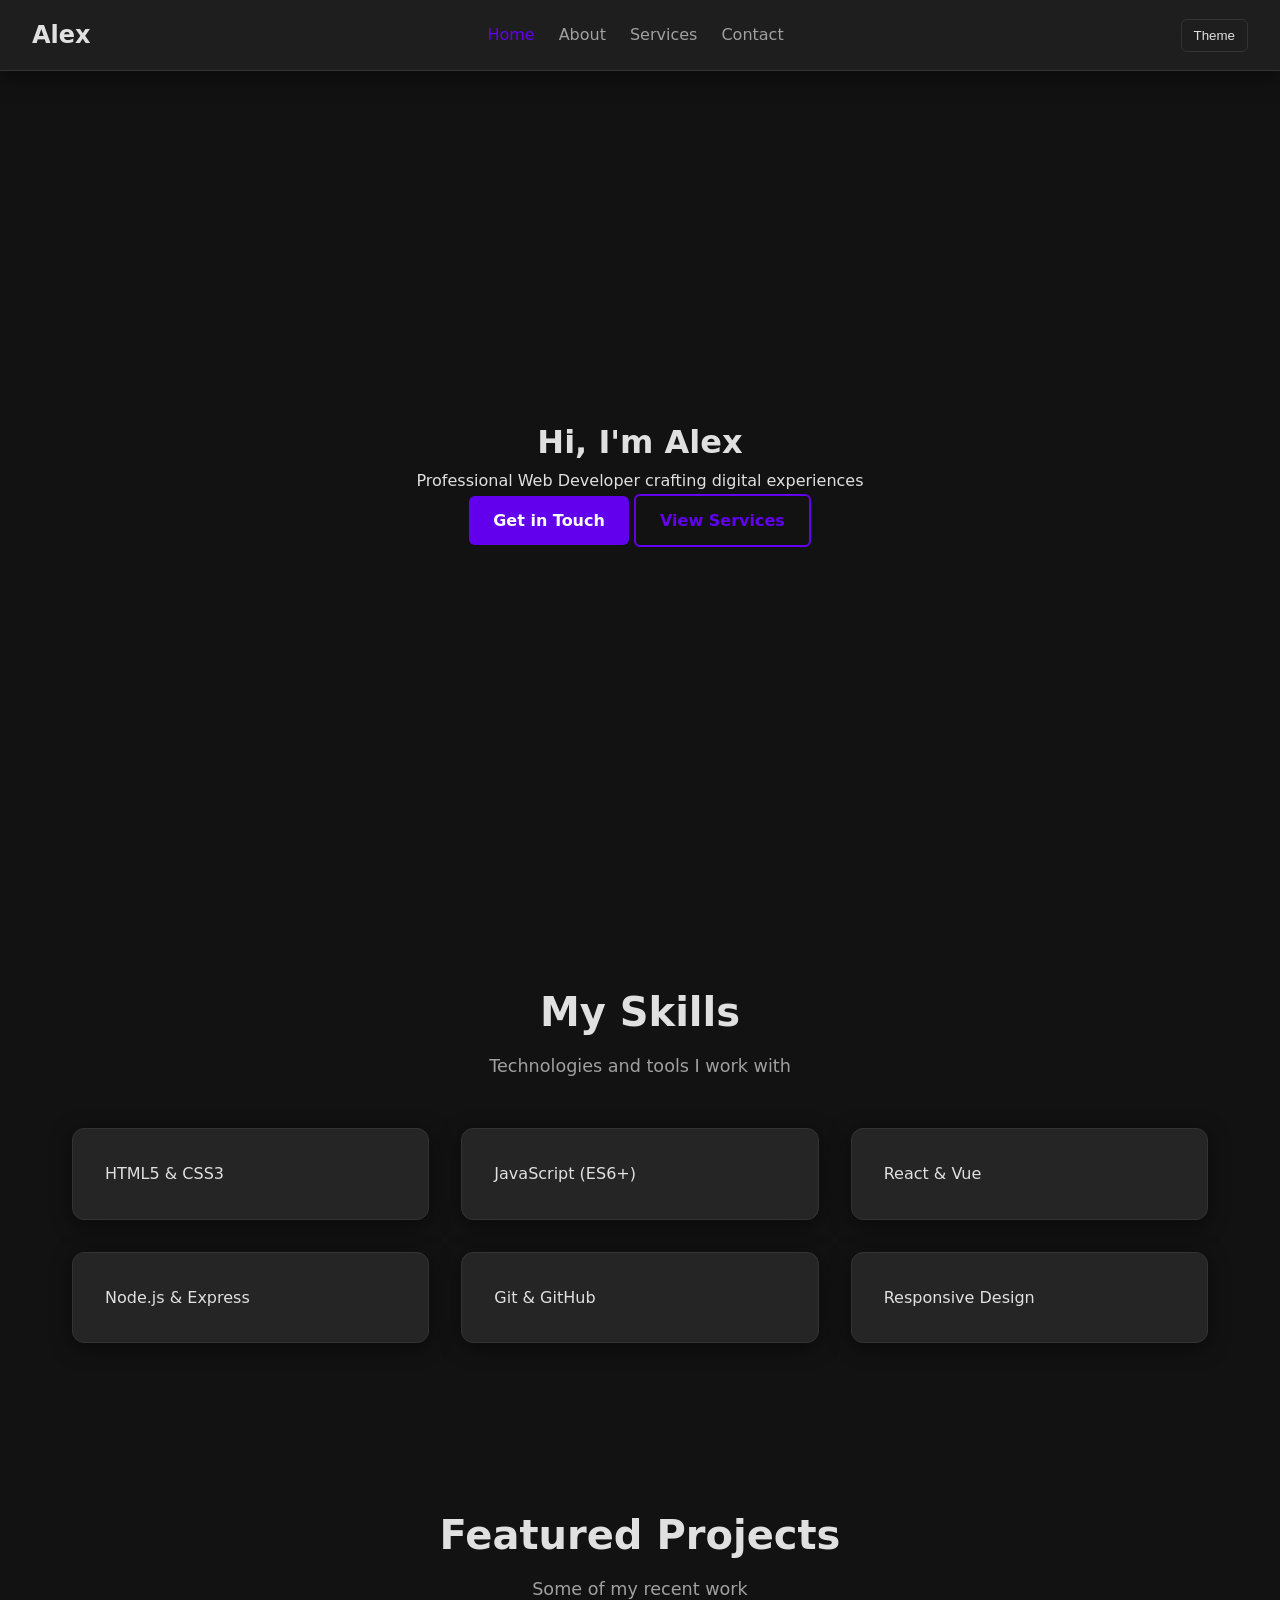
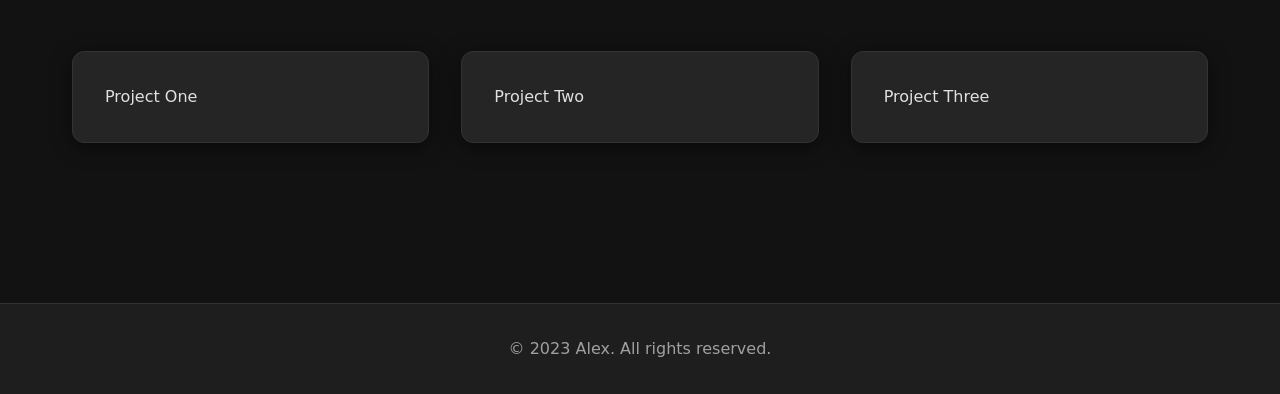
<file: index.html>
<!DOCTYPE html>
<html lang="en">
<head>
<meta charset="UTF-8">
<meta name="viewport" content="width=device-width, initial-scale="1.0">
<title>Alex - Web Developer Portfolio</title>
<link rel="stylesheet" href="style.css">
</head>
<body>
<nav class="navbar">
<a href="index.html" class="logo">Alex</a>
<ul class="nav-links">
<li><a href="index.html" class="active">Home</a></li>
<li><a href="about.html">About</a></li>
<li><a href="services.html">Services</a></li>
<li><a href="contact.html">Contact</a></li>
</ul>
<button id="themeBtn" class="theme-btn">Theme</button>
<button id="menuBtn" class="menu-btn">Menu</button>
</nav>
<header class="hero reveal">
<h1>Hi, I'm Alex</h1>
<p>Professional Web Developer crafting digital experiences</p>
<div>
<a href="contact.html" class="btn">Get in Touch</a>
<a href="services.html" class="btn btn-outline">View Services</a>
</div>
</header>
<section class="section reveal">
<h2 class="section-title">My Skills</h2>
<p class="section-sub">Technologies and tools I work with</p>
<div class="grid">
<div class="card">HTML5 & CSS3</div>
<div class="card">JavaScript (ES6+)</div>
<div class="card">React & Vue</div>
<div class="card">Node.js & Express</div>
<div class="card">Git & GitHub</div>
<div class="card">Responsive Design</div>
</div>
</section>
<section class="section reveal">
<h2 class="section-title">Featured Projects</h2>
<p class="section-sub">Some of my recent work</p>
<div class="grid">
<div class="card">Project One</div>
<div class="card">Project Two</div>
<div class="card">Project Three</div>
</div>
</section>
<footer class="footer">
<p>&copy; 2023 Alex. All rights reserved.</p>
</footer>
<script src="script.js"></script>
</body>
</html>
</file>
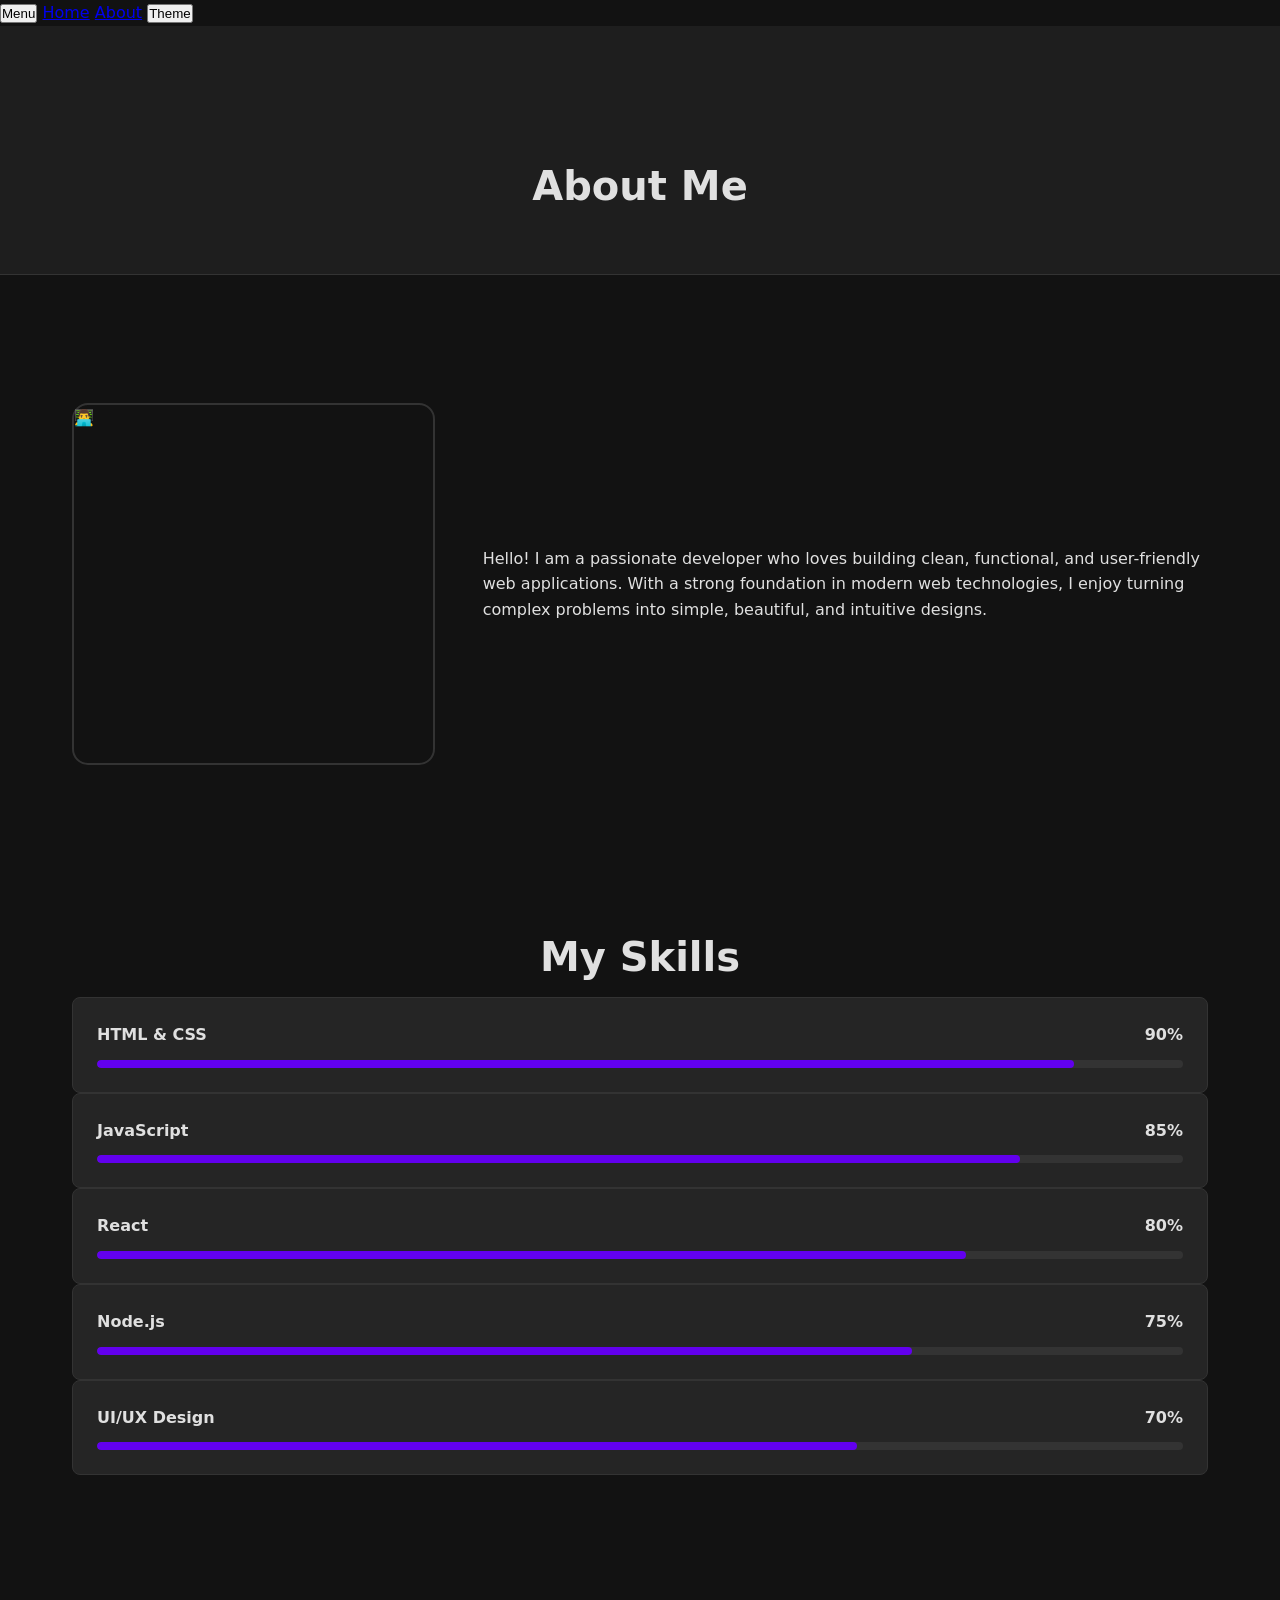
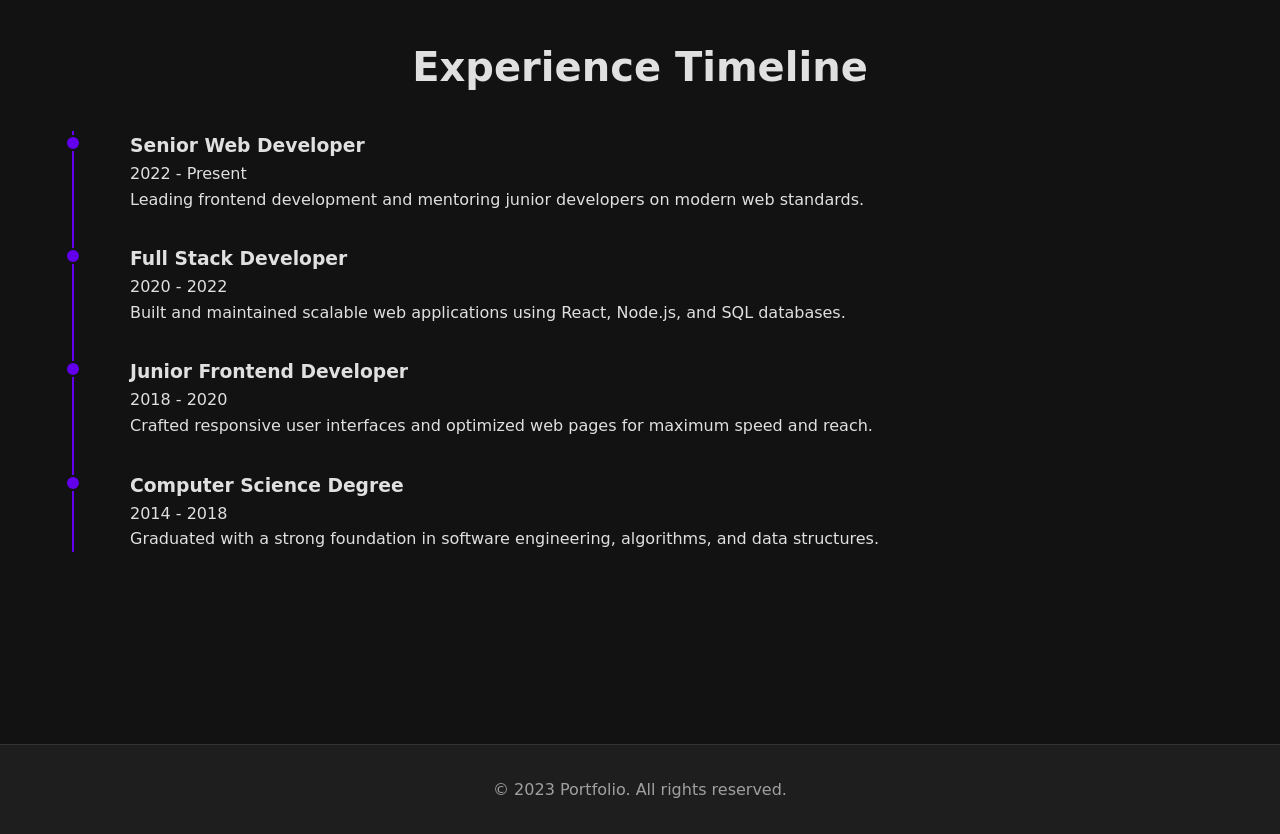
<file: about.html>
<!DOCTYPE html>
<html lang="en">
<head>
<meta charset="UTF-8">
<meta name="viewport" content="width=device-width, initial-scale="1.0">
<title>About Me</title>
<link rel="stylesheet" href="style.css">
</head>
<body>
<nav>
<button id="menuBtn">Menu</button>
<a href="index.html">Home</a>
<a href="about.html" class="active">About</a>
<button id="themeBtn">Theme</button>
</nav>
<header class="page-header reveal">
<h1 class="section-title">About Me</h1>
</header>
<section class="section reveal">
<div class="about-wrap">
<div class="avatar">👨‍💻</div>
<p>Hello! I am a passionate developer who loves building clean, functional, and user-friendly web applications. With a strong foundation in modern web technologies, I enjoy turning complex problems into simple, beautiful, and intuitive designs.</p>
</div>
</section>
<section class="section reveal">
<h2 class="section-title">My Skills</h2>
<div class="skill">
<div class="skill-top"><span>HTML & CSS</span><span>90%</span></div>
<div class="bar"><div class="fill" data-level="90%"></div></div>
</div>
<div class="skill">
<div class="skill-top"><span>JavaScript</span><span>85%</span></div>
<div class="bar"><div class="fill" data-level="85%"></div></div>
</div>
<div class="skill">
<div class="skill-top"><span>React</span><span>80%</span></div>
<div class="bar"><div class="fill" data-level="80%"></div></div>
</div>
<div class="skill">
<div class="skill-top"><span>Node.js</span><span>75%</span></div>
<div class="bar"><div class="fill" data-level="75%"></div></div>
</div>
<div class="skill">
<div class="skill-top"><span>UI/UX Design</span><span>70%</span></div>
<div class="bar"><div class="fill" data-level="70%"></div></div>
</div>
</section>
<section class="section reveal">
<h2 class="section-title">Experience Timeline</h2>
<div class="timeline">
<div class="event">
<h3>Senior Web Developer</h3>
<p>2022 - Present</p>
<p>Leading frontend development and mentoring junior developers on modern web standards.</p>
</div>
<div class="event">
<h3>Full Stack Developer</h3>
<p>2020 - 2022</p>
<p>Built and maintained scalable web applications using React, Node.js, and SQL databases.</p>
</div>
<div class="event">
<h3>Junior Frontend Developer</h3>
<p>2018 - 2020</p>
<p>Crafted responsive user interfaces and optimized web pages for maximum speed and reach.</p>
</div>
<div class="event">
<h3>Computer Science Degree</h3>
<p>2014 - 2018</p>
<p>Graduated with a strong foundation in software engineering, algorithms, and data structures.</p>
</div>
</div>
</section>
<footer class="footer">
<p>&copy; 2023 Portfolio. All rights reserved.</p>
</footer>
<script src="script.js"></script>
</body>
</html>
</file>
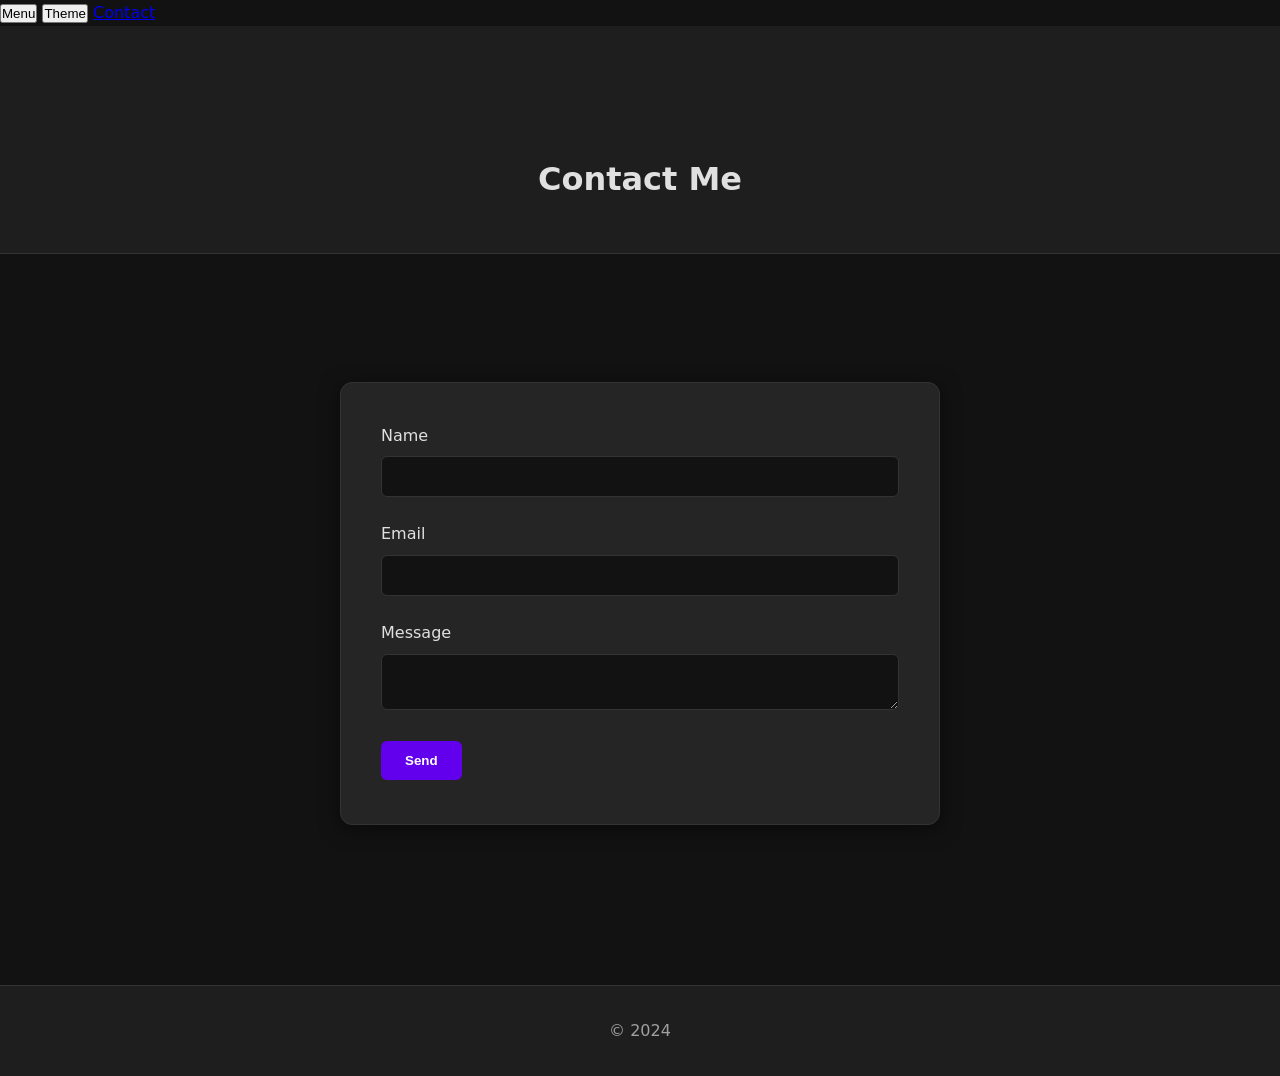
<file: contact.html>
<!DOCTYPE html>
<html lang="en">
<head>
<meta charset="UTF-8">
<meta name="viewport" content="width=device-width, initial-scale=1.0">
<title>Contact</title>
<link rel="stylesheet" href="style.css">
</head>
<body>
<nav>
<button id="menuBtn">Menu</button>
<button id="themeBtn">Theme</button>
<a href="contact.html" class="active">Contact</a>
</nav>
<header class="page-header reveal">
<h1>Contact Me</h1>
</header>
<section class="section reveal">
<div class="form-box">
<form id="contactForm">
<div class="form-group">
<label for="name">Name</label>
<input type="text" id="name">
<div id="nameErr" class="error"></div>
</div>
<div class="form-group">
<label for="email">Email</label>
<input type="email" id="email">
<div id="emailErr" class="error"></div>
</div>
<div class="form-group">
<label for="message">Message</label>
<textarea id="message"></textarea>
<div id="messageErr" class="error"></div>
</div>
<button type="submit" class="btn">Send</button>
</form>
<div id="successMsg" class="success"></div>
</div>
</section>
<footer class="footer">
<p>&copy; 2024</p>
</footer>
<script src="script.js"></script>
</body>
</html>
</file>
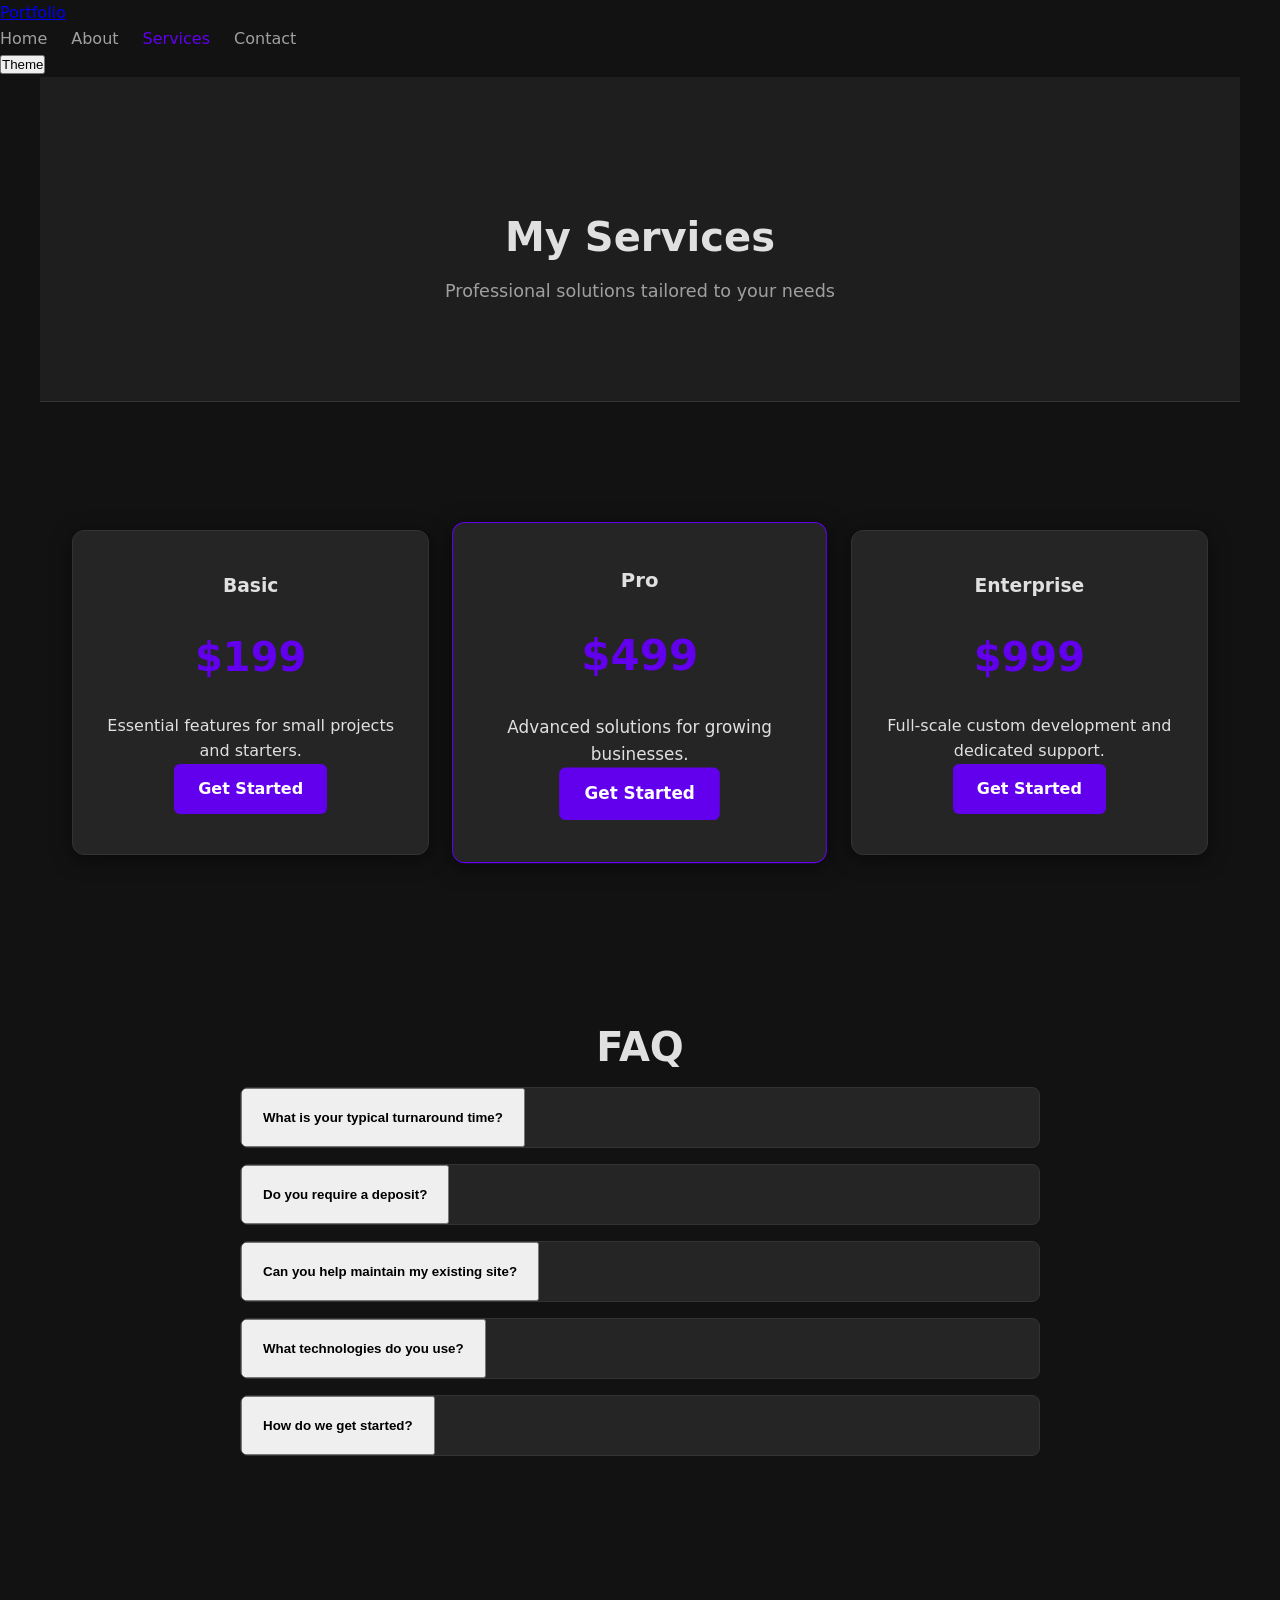
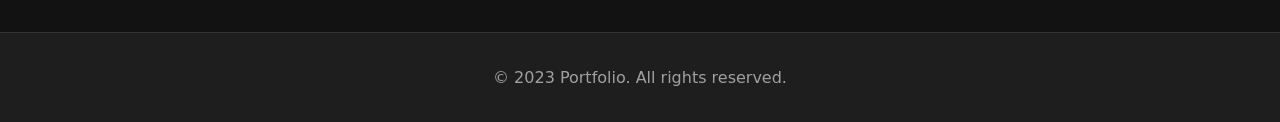
<file: services.html>
<!DOCTYPE html>
<html lang="en">
<head>
<meta charset="UTF-8">
<meta name="viewport" content="width=device-width, initial-scale=1.0">
<title>Services</title>
<link rel="stylesheet" href="style.css">
</head>
<body>
<header>
<nav>
<a href="index.html">Portfolio</a>
<div id="menuBtn" class="menu-btn">Menu</div>
<div class="nav-links">
<a href="index.html">Home</a>
<a href="about.html">About</a>
<a href="services.html" class="active">Services</a>
<a href="contact.html">Contact</a>
</div>
<button id="themeBtn">Theme</button>
</nav>
</header>
<main>
<section class="section page-header reveal">
<h1 class="section-title">My Services</h1>
<p class="section-sub">Professional solutions tailored to your needs</p>
</section>
<section class="section reveal">
<div class="grid">
<div class="card price-card">
<h3>Basic</h3>
<p class="price">$199</p>
<p>Essential features for small projects and starters.</p>
<a href="contact.html" class="btn">Get Started</a>
</div>
<div class="card price-card featured">
<h3>Pro</h3>
<p class="price">$499</p>
<p>Advanced solutions for growing businesses.</p>
<a href="contact.html" class="btn">Get Started</a>
</div>
<div class="card price-card">
<h3>Enterprise</h3>
<p class="price">$999</p>
<p>Full-scale custom development and dedicated support.</p>
<a href="contact.html" class="btn">Get Started</a>
</div>
</div>
</section>
<section class="section reveal">
<h2 class="section-title">FAQ</h2>
<div class="faq">
<div class="faq-item">
<button class="faq-q">What is your typical turnaround time?</button>
<div class="faq-a"><p>Turnaround times vary depending on the scope of the project, typically ranging from 2 to 6 weeks.</p></div>
</div>
<div class="faq-item">
<button class="faq-q">Do you require a deposit?</button>
<div class="faq-a"><p>Yes, a 50% upfront deposit is required before any work begins on your project.</p></div>
</div>
<div class="faq-item">
<button class="faq-q">Can you help maintain my existing site?</button>
<div class="faq-a"><p>Yes, I offer ongoing maintenance packages to keep your website secure and up to date.</p></div>
</div>
<div class="faq-item">
<button class="faq-q">What technologies do you use?</button>
<div class="faq-a"><p>I use modern web technologies including HTML5, CSS3, JavaScript, and various modern frameworks.</p></div>
</div>
<div class="faq-item">
<button class="faq-q">How do we get started?</button>
<div class="faq-a"><p>Simply reach out via the contact page and we will schedule an initial consultation call.</p></div>
</div>
</div>
</section>
</main>
<footer class="footer">
<p>&copy; 2023 Portfolio. All rights reserved.</p>
</footer>
<script src="script.js"></script>
</body>
</html>
</file>
<file: style.css>
:root {--bg:#121212;--surface:#1e1e1e;--surface-card:#252525;--text:#e0e0e0;--text-muted:#a0a0a0;--primary:#6200ee;--primary-hover:#3700b3;--accent:#03dac6;--border:#333333;--shadow:0 4px 20px rgba(0,0,0,0.5);--error:#cf6679;--success:#03dac6;}
body.light {--bg:#f8f9fa;--surface:#ffffff;--surface-card:#f1f3f5;--text:#212529;--text-muted:#6c757d;--primary:#4f46e5;--primary-hover:#4338ca;--accent:#0d9488;--border:#dee2e6;--shadow:0 4px 20px rgba(0,0,0,0.08);--error:#b91c1c;--success:#047857;}
*{box-sizing:border-box;margin:0;padding:0;}
body{background-color:var(--bg);color:var(--text);font-family:system-ui,-apple-system,sans-serif;line-height:1.6;transition:background-color .3s,color .3s;}
.navbar{position:fixed;top:0;left:0;width:100%; display:flex; justify-content:space-between; align-items:center;padding:1rem 2rem;background-color:var(--surface);border-bottom:1px solid var(--border);z-index:1000;box-shadow:var(--shadow);}
.logo{font-size:1.5rem;font-weight:700;color:var(--text);text-decoration:none;}
.nav-links{display:flex;gap:1.5rem;list-style:none;align-items:center;}
.nav-links a{color:var(--text-muted);text-decoration:none;font-weight:500;transition:color .2s;}
.nav-links a:hover,.nav-links a.active{color:var(--primary);}
.menu-btn{display:none;background:none;border:none;color:var(--text);font-size:1.5rem;cursor:pointer;}
.theme-btn{background:none;border:1px solid var(--border);color:var(--text);padding:.5rem .75rem;border-radius:.375rem;cursor:pointer;transition:background-color .2s;}
.theme-btn:hover{background-color:var(--border);}
.btn{display:inline-block;background-color:var(--primary);color:#fff;padding:.75rem 1.5rem;border-radius:.375rem;text-decoration:none;font-weight:600;border:none;cursor:pointer;transition:background-color .2s,transform .1s;}
.btn:hover{background-color:var(--primary-hover);}
.btn:active{transform:scale(.98);}
.btn-outline{background-color:transparent;border:2px solid var(--primary);color:var(--primary);}
.btn-outline:hover{background-color:var(--primary);color:#fff;}
.hero{min-height:100vh;display:flex;flex-direction:column;justify-content:center;align-items:center;text-align:center;padding:6rem 2rem 2rem;}
.section{padding:5rem 2rem;max-width:1200px;margin:0 auto;}
.section-title{font-size:2.5rem;margin-bottom:.5rem;text-align:center;}
.section-sub{color:var(--text-muted);text-align:center;margin-bottom:3rem;font-size:1.1rem;}
.page-header{padding:8rem 2rem 3rem;text-align:center;background-color:var(--surface);border-bottom:1px solid var(--border);margin-bottom:3rem;}
.grid{display:grid;grid-template-columns:repeat(auto-fit,minmax(300px,1fr));gap:2rem;}
.card{background-color:var(--surface-card);border:1px solid var(--border);border-radius:.75rem;padding:2rem;box-shadow:var(--shadow);transition:transform .3s,box-shadow .3s;}
.card:hover{transform:translateY(-5px);box-shadow:0 10px 30px rgba(0,0,0,0.15);}
.skill{background-color:var(--surface-card);border:1px solid var(--border);border-radius:.5rem;padding:1.5rem;}
.skill-top{display:flex;justify-content:space-between;margin-bottom:.75rem;font-weight:600;}
.bar{height:.5rem;background-color:var(--border);border-radius:.25rem;overflow:hidden;}
.fill{height:100%;background-color:var(--primary);border-radius:.25rem;transition:width 1s ease-in-out;}
.about-wrap{display:grid;grid-template-columns:1fr 2fr;gap:3rem;align-items:center;}
.avatar{width:100%;aspect-ratio:1;object-fit:cover;border-radius:1rem;border:2px solid var(--border);}
.timeline{position:relative;padding-left:2rem;border-left:2px solid var(--primary);margin-top:2rem;}
.event{position:relative;margin-bottom:2rem;padding-left:1.5rem;}
.event::before{content:'';position:absolute;left:-2.57rem;top:.25rem;width:.75rem;height:.75rem;background-color:var(--primary);border-radius:50%;border:2px solid var(--bg);}
.price-card{background-color:var(--surface-card);border:1px solid var(--border);border-radius:.75rem;padding:2.5rem 2rem;text-align:center;position:relative;box-shadow:var(--shadow);}
.price-card.featured{border-color:var(--primary);transform:scale(1.05);}
.price{font-size:2.5rem;font-weight:700;color:var(--primary);margin:1.5rem 0;}
.faq{max-width:800px;margin:0 auto;}
.faq-item{background-color:var(--surface-card);border:1px solid var(--border);border-radius:.5rem;margin-bottom:1rem;overflow:hidden;}
.faq-q{padding:1.25rem;font-weight:600;cursor:pointer;display:flex;justify-content:space-between;align-items:center;}
.faq-a{padding:0 1.25rem;max-height:0;overflow:hidden;transition:max-height .3s ease,padding .3s ease;color:var(--text-muted);}
.faq-item.open .faq-a{padding:0 1.25rem 1.25rem;max-height:200px;}
.form-box{background-color:var(--surface-card);border:1px solid var(--border);border-radius:.75rem;padding:2.5rem;max-width:600px;margin:0 auto;box-shadow:var(--shadow);}
.form-group{margin-bottom:1.5rem;}
.form-group label{display:block;margin-bottom:.5rem;font-weight:500;}
.form-group input,.form-group textarea{width:100%;padding:.75rem;background-color:var(--bg);border:1px solid var(--border);border-radius:.375rem;color:var(--text);font-family:inherit;}
.form-group input:focus,.form-group textarea:focus{outline:none;border-color:var(--primary);}
.error{color:var(--error);font-size:.875rem;margin-top:.25rem;display:block;}
.success{color:var(--success);font-size:.875rem;margin-top:.25rem;display:block;}
.footer{background-color:var(--surface);border-top:1px solid var(--border);text-align:center;padding:2rem;color:var(--text-muted);margin-top:5rem;}
.reveal{opacity:0;transform:translateY(30px);transition:opacity .6s ease,transform .6s ease;}
.reveal.show{opacity:1;transform:translateY(0);}
@media(max-width:800px){.menu-btn{display:block;}.nav-links{display:none;position:absolute;top:100%;left:0;width:100%;background-color:var(--surface);flex-direction:column;padding:1.5rem;border-bottom:1px solid var(--border);box-shadow:var(--shadow);}.nav-links.open{display:flex;}.about-wrap{grid-template-columns:1fr;text-align:center;}.timeline{padding-left:1rem;border-left:none;}.event{padding-left:0;}.event::before{display:none;}.price-card.featured{transform:none;}}
</file>
